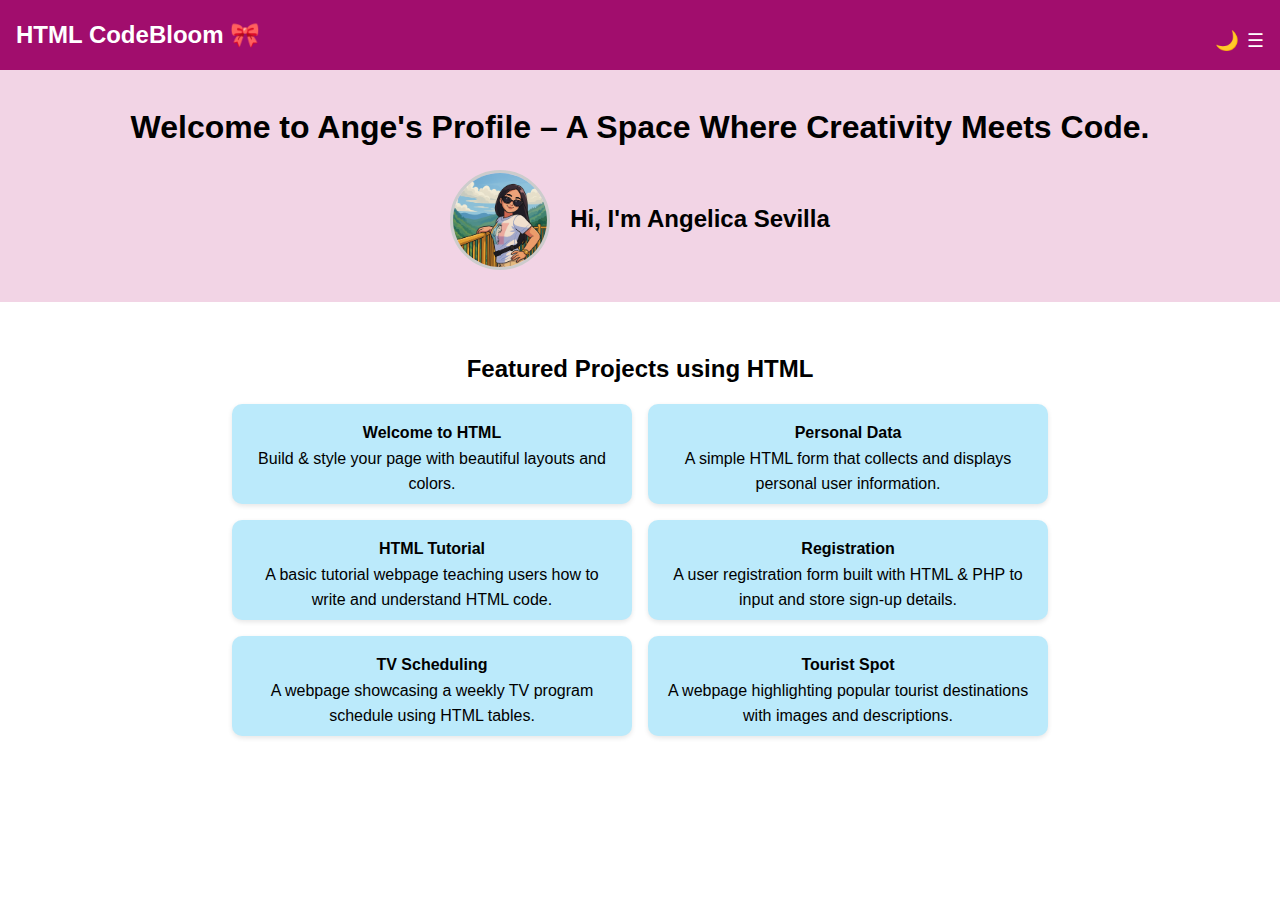
<file: index.html>
<?php
// pwede ka dito maglagay ng PHP logic kung gusto mo in the future
// e.g. session_start(); o mga variables for user data
?>
<!DOCTYPE html>
<html lang="en">
<head>
  <meta charset="UTF-8">
  <title>Personal Web</title>
  <link rel="stylesheet" href="styles.css">
  <meta name="viewport" content="width=device-width, initial-scale=1.0">
</head>
<body>
  <!-- Header & Navbar -->
  <header>
    <nav class="navbar">
      <div class="logo">HTML CodeBloom 🎀</div>
      <div class="nav-actions">
        <button id="modeToggle" aria-label="Toggle Dark Mode">🌙</button>
        <button id="menuToggle" aria-label="Toggle Menu">☰</button>
      </div>
    </nav>
  </header>

  <!-- Hero Section -->
  <section class="hero">
    <h1>Welcome to Ange's Profile – A Space Where Creativity Meets Code.</h1>
    
    <div class="profile-intro">
      <img src="profile.PNG" alt="Angelica Sevilla" class="profile-pic">
      <h2>Hi, I'm <span class="highlight">Angelica Sevilla</span></h2>
    </div>
  </section>

  <!-- Featured Projects -->
  <section class="featured">
    <h2>Featured Projects using HTML</h2>
    <div class="tutorials">
      <a href="welcometohtml.php" class="tutorial-card">
        <h4>Welcome to HTML</h4>
        <p>Build & style your page with beautiful layouts and colors.</p>
      </a>

      <a href="personaldata.php" class="tutorial-card">
        <h4>Personal Data</h4>
        <p>A simple HTML form that collects and displays personal user information.</p>
      </a>

      <a href="htmltutorial.php" class="tutorial-card">
        <h4>HTML Tutorial</h4>
        <p>A basic tutorial webpage teaching users how to write and understand HTML code.</p>
      </a>

      <a href="registration.php" class="tutorial-card">
        <h4>Registration</h4>
        <p>A user registration form built with HTML & PHP to input and store sign-up details.</p>
      </a>

      <a href="tvscheduling.php" class="tutorial-card">
        <h4>TV Scheduling</h4>
        <p>A webpage showcasing a weekly TV program schedule using HTML tables.</p>
      </a>

      <a href="touristspot.php" class="tutorial-card">
        <h4>Tourist Spot</h4>
        <p>A webpage highlighting popular tourist destinations with images and descriptions.</p>
      </a>
    </div>
  </section>

  <!-- Scripts -->
  <script src="app.js"></script>
</body>
</html>
</file>
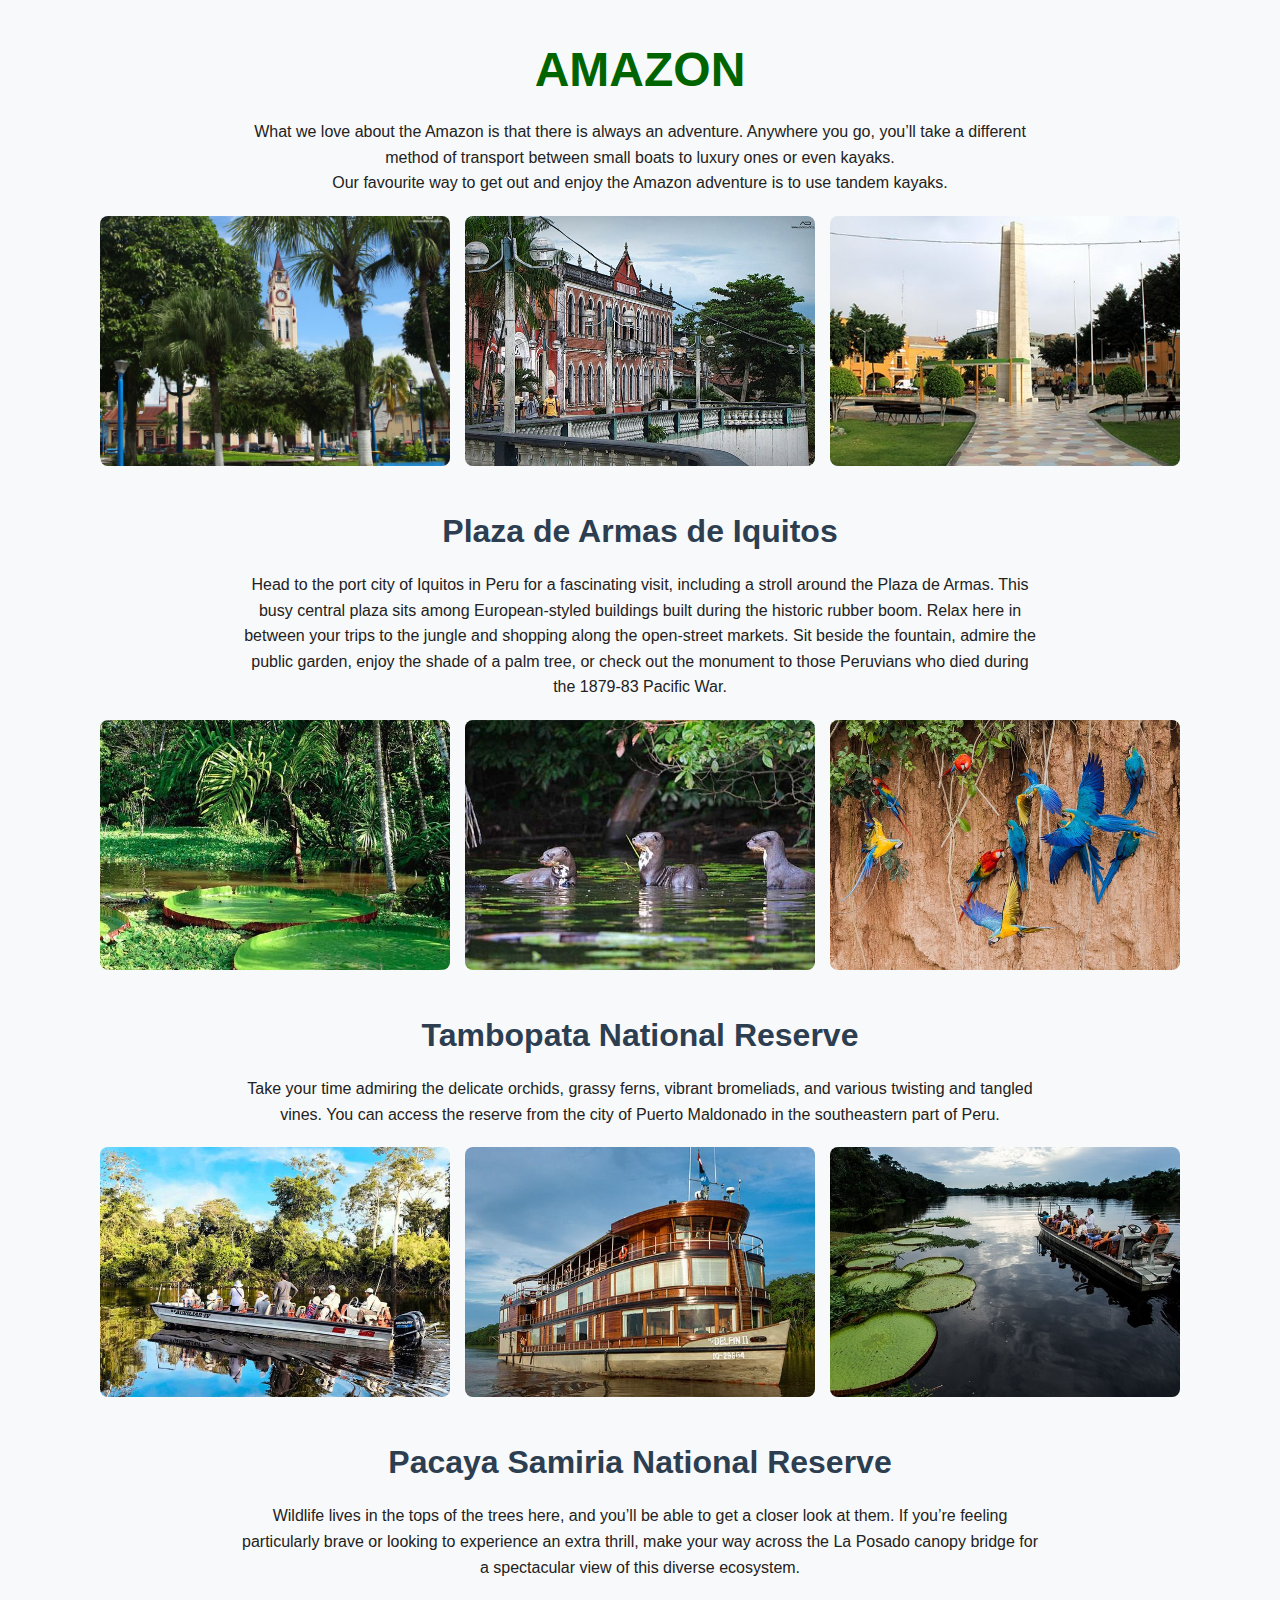
<file: AMAZON_AMERICA.html>
<!DOCTYPE html>
<html lang="en">
<head>
  <meta charset="UTF-8">
  <title>Amazon America</title>
  <meta name="viewport" content="width=device-width, initial-scale=1.0">
  <style>
    body {
      font-family: Arial, sans-serif;
      line-height: 1.6;
      text-align: center;
      margin: 20px;
      background: #f8f9fa;
      color: #222;
    }

    h1 {
      font-size: 3rem;
      margin-bottom: 10px;
      color: #006400;
    }

    h2 {
      font-size: 2rem;
      margin: 30px 0 15px;
      color: #2c3e50;
    }

    p {
      max-width: 800px;
      margin: 0 auto 20px;
    }

    .gallery {
      display: flex;
      justify-content: center;
      gap: 15px;
      flex-wrap: wrap;
      margin-bottom: 40px;
    }

    .gallery img {
      border-radius: 8px;
      width: 350px;
      height: 250px;
      object-fit: cover;
      transition: transform 0.3s;
    }

    .gallery img:hover {
      transform: scale(1.05);
    }
  </style>
</head>
<body>

  <h1>AMAZON</h1>

  <p>
    What we love about the Amazon is that there is always an adventure. Anywhere you go, you’ll take a different method of transport between small boats to luxury ones or even kayaks. 
    <br>Our favourite way to get out and enjoy the Amazon adventure is to use tandem kayaks.
  </p>

  <div class="gallery">
    <img src="ama1.jpg" alt="Amazon River Adventure 1">
    <img src="ama2.jpg" alt="Amazon River Adventure 2">
    <img src="ama3.jpg" alt="Amazon River Adventure 3">
  </div>

  <h2>Plaza de Armas de Iquitos</h2>
  <p>
    Head to the port city of Iquitos in Peru for a fascinating visit, including a stroll around the Plaza de Armas. This busy central plaza sits among European-styled buildings built during the historic rubber boom. Relax here in between your trips to the jungle and shopping along the open-street markets. Sit beside the fountain, admire the public garden, enjoy the shade of a palm tree, or check out the monument to those Peruvians who died during the 1879-83 Pacific War.
  </p>

  <div class="gallery">
    <img src="amazo1.jpg" alt="Plaza de Armas Iquitos 1">
    <img src="amazo2.jpg" alt="Plaza de Armas Iquitos 2">
    <img src="amazo3.jpg" alt="Plaza de Armas Iquitos 3">
  </div>

  <h2>Tambopata National Reserve</h2>
  <p>
    Take your time admiring the delicate orchids, grassy ferns, vibrant bromeliads, and various twisting and tangled vines. You can access the reserve from the city of Puerto Maldonado in the southeastern part of Peru.
  </p>

  <div class="gallery">
    <img src="amaz1.jpg" alt="Tambopata National Reserve 1">
    <img src="amaz2.jpg" alt="Tambopata National Reserve 2">
    <img src="amaz3.jpg" alt="Tambopata National Reserve 3">
  </div>

  <h2>Pacaya Samiria National Reserve</h2>
  <p>
    Wildlife lives in the tops of the trees here, and you’ll be able to get a closer look at them. If you’re feeling particularly brave or looking to experience an extra thrill, make your way across the La Posado canopy bridge for a spectacular view of this diverse ecosystem.
  </p>

</body>
</html>
</file>
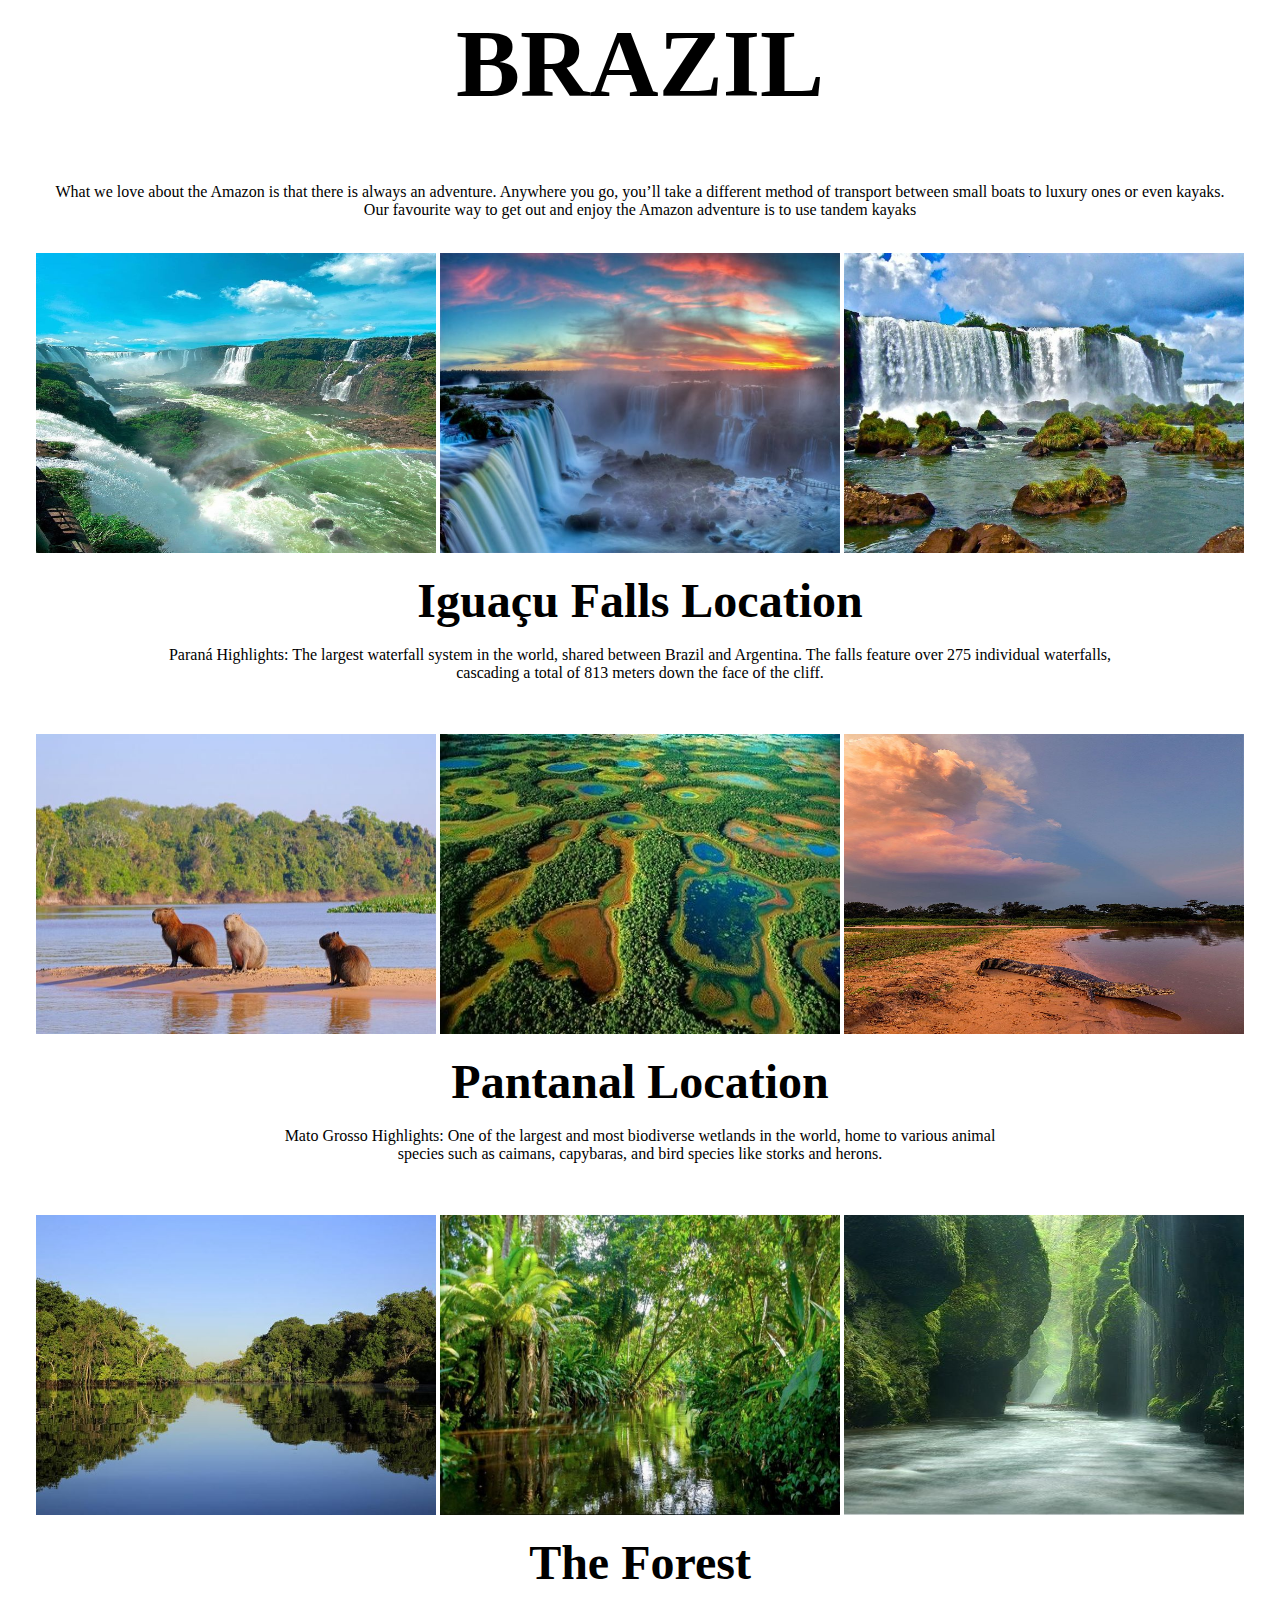
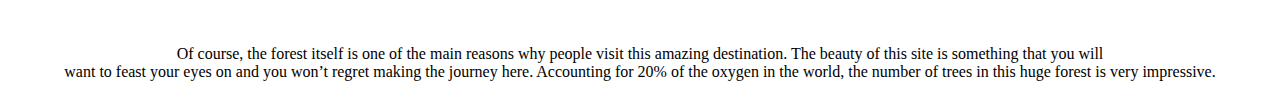
<file: BRAZIL_AMERICA.html>
<Doctype!. html>
<html>
	<head>
		<title>BRAZIL AMERICA</title>
	</head>


	<body>
		
		<center>
 	<font size="60"><h1>BRAZIL</h1></font>

 	
 		<p>What we love about the Amazon is that there is always an adventure. Anywhere you go, you’ll take a different method of transport between small boats to luxury ones or even kayaks. 
 			<br>Our favourite way to get out and enjoy the Amazon adventure is to use tandem kayaks</p>
 	
 		<br>
 		<img src="falls1.jpg" target="_blank" width="400" height="300">
 		<img src="falls2.jpg" target="_blank" width="400" height="300">
 		<img src="falls3.jpg" target="_blank" width="400" height="300">
 	
	<p><b><font size="50">Iguaçu Falls Location</font></b><br><br>
 		 Paraná Highlights: The largest waterfall system in the world, shared between Brazil and Argentina. The falls feature over 275 individual waterfalls, 
 		 <br>cascading a total of 813 meters down the face of the cliff.
  </p>
 		<br><br>

 		
 		<img src="WET1.jpg" target="_blank" width="400" height="300">
 		<img src="WET2.jpg" target="_blank" width="400" height="300">
 		<img src="WET3.jpg" target="_blank" width="400" height="300">
 	<p><b><font size="50">Pantanal Location</font></b><br><br>
 		Mato Grosso Highlights: One of the largest and most biodiverse wetlands in the world, home to various animal 
 		<br>species such as caimans, capybaras, and bird species like storks and herons.
 	</p>
 		<br><br>
 		
 		<img src="forest1.jpg" target="_blank" width="400" height="300">
 		<img src="forest2.jpg" target="_blank" width="400" height="300">
 		<img src="forest3.jpg" target="_blank" width="400" height="300">

 	<p><b><font size="50">The Forest</b><br><br></font>
 		Of course, the forest itself is one of the main reasons why people visit this amazing destination. The beauty of this site is something that you will 
 		<br>want to feast your eyes on and you won’t regret making the journey here. Accounting for 20% of the oxygen in the world, the number of trees in this huge forest is very impressive.
</p>


	</center>

	</body>
</html>
</file>
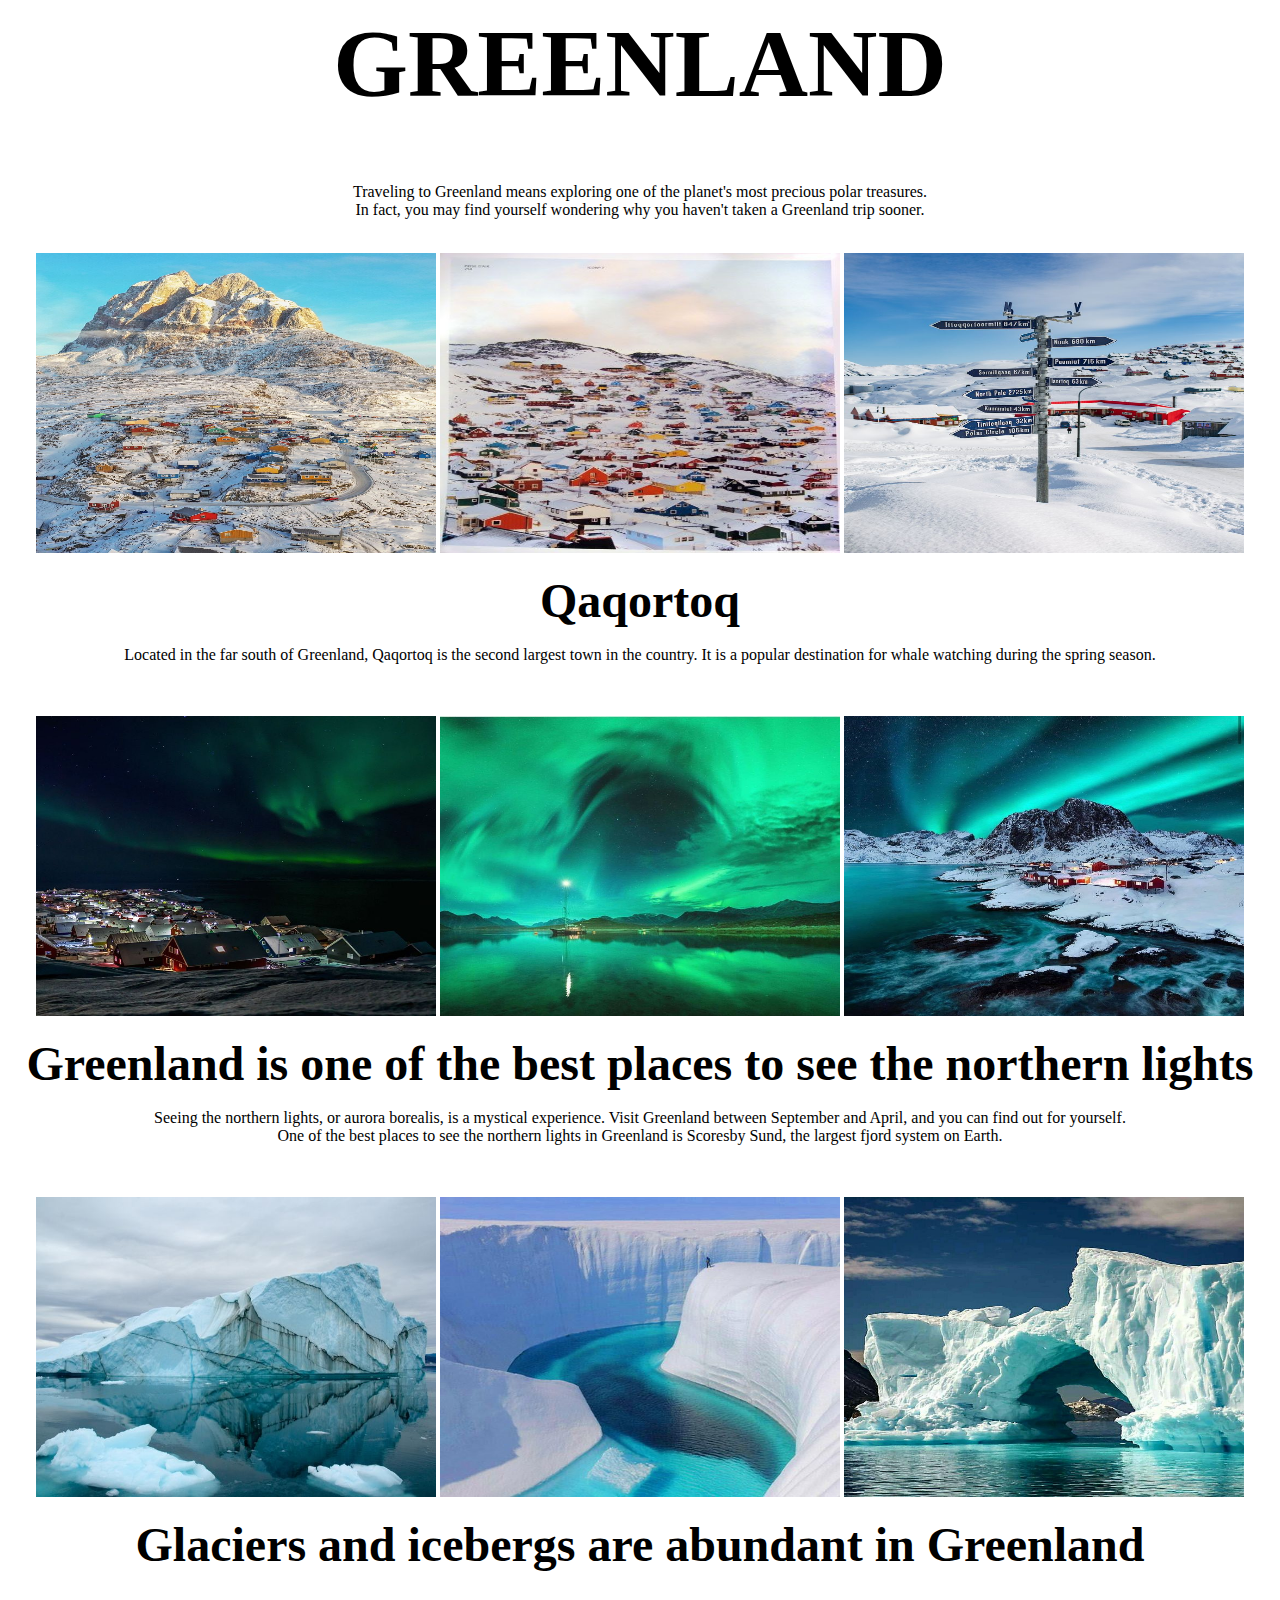
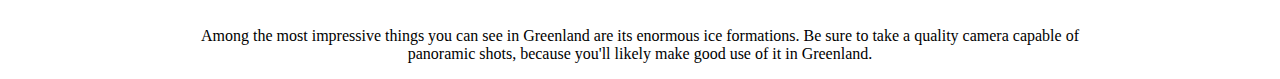
<file: GREENLAND_AMERICA.html>
<Doctype!. html>
<html>
	<head>
		<title>GREENLAND AMERICA</title>
	</head>


	<body>
		
		<center>
 	<font size="60"><h1>GREENLAND</h1></font>

 	
 		<p>Traveling to Greenland means exploring one of the planet's most precious polar treasures. 
 			<br>In fact, you may find yourself wondering why you haven't taken a Greenland trip sooner. </p>
 	
 		<br>
 		<img src="GREEN1.jpg" target="_blank" width="400" height="300">
 		<img src="GREEN2.jpg" target="_blank" width="400" height="300">
 		<img src="GREEN3.jpg" target="_blank" width="400" height="300">
 	
	<p><b><font size="50">Qaqortoq</font></b><br><br>
 		Located in the far south of Greenland, Qaqortoq is the second largest town in the country. It is a popular destination for whale watching during the spring season.
  </p>
 		<br><br>

 		
 		<img src="lights1.jpg" target="_blank" width="400" height="300">
 		<img src="lights2.jpg" target="_blank" width="400" height="300">
 		<img src="lights3.jpg" target="_blank" width="400" height="300">
 	<p><b><font size="50">Greenland is one of the best places to see the northern lights</font></b><br><br>
 		Seeing the northern lights, or aurora borealis, is a mystical experience. Visit Greenland between September and April, and you can find out for yourself. 
 		<br>One of the best places to see the northern lights in Greenland is Scoresby Sund, the largest fjord system on Earth.
 	</p>
 		<br><br>
 		
 		<img src="ice1.jpg" target="_blank" width="400" height="300">
 		<img src="ice2.jpg" target="_blank" width="400" height="300">
 		<img src="ice3.jpg" target="_blank" width="400" height="300">

 	<p><b><font size="50">Glaciers and icebergs are abundant in Greenland</b><br><br></font>
 	Among the most impressive things you can see in Greenland are its enormous ice formations. Be sure to take a quality camera capable of 
 	<br>panoramic shots, because you'll likely make good use of it in Greenland.
</p>


	</center>
	


	</body>
</html>
</file>
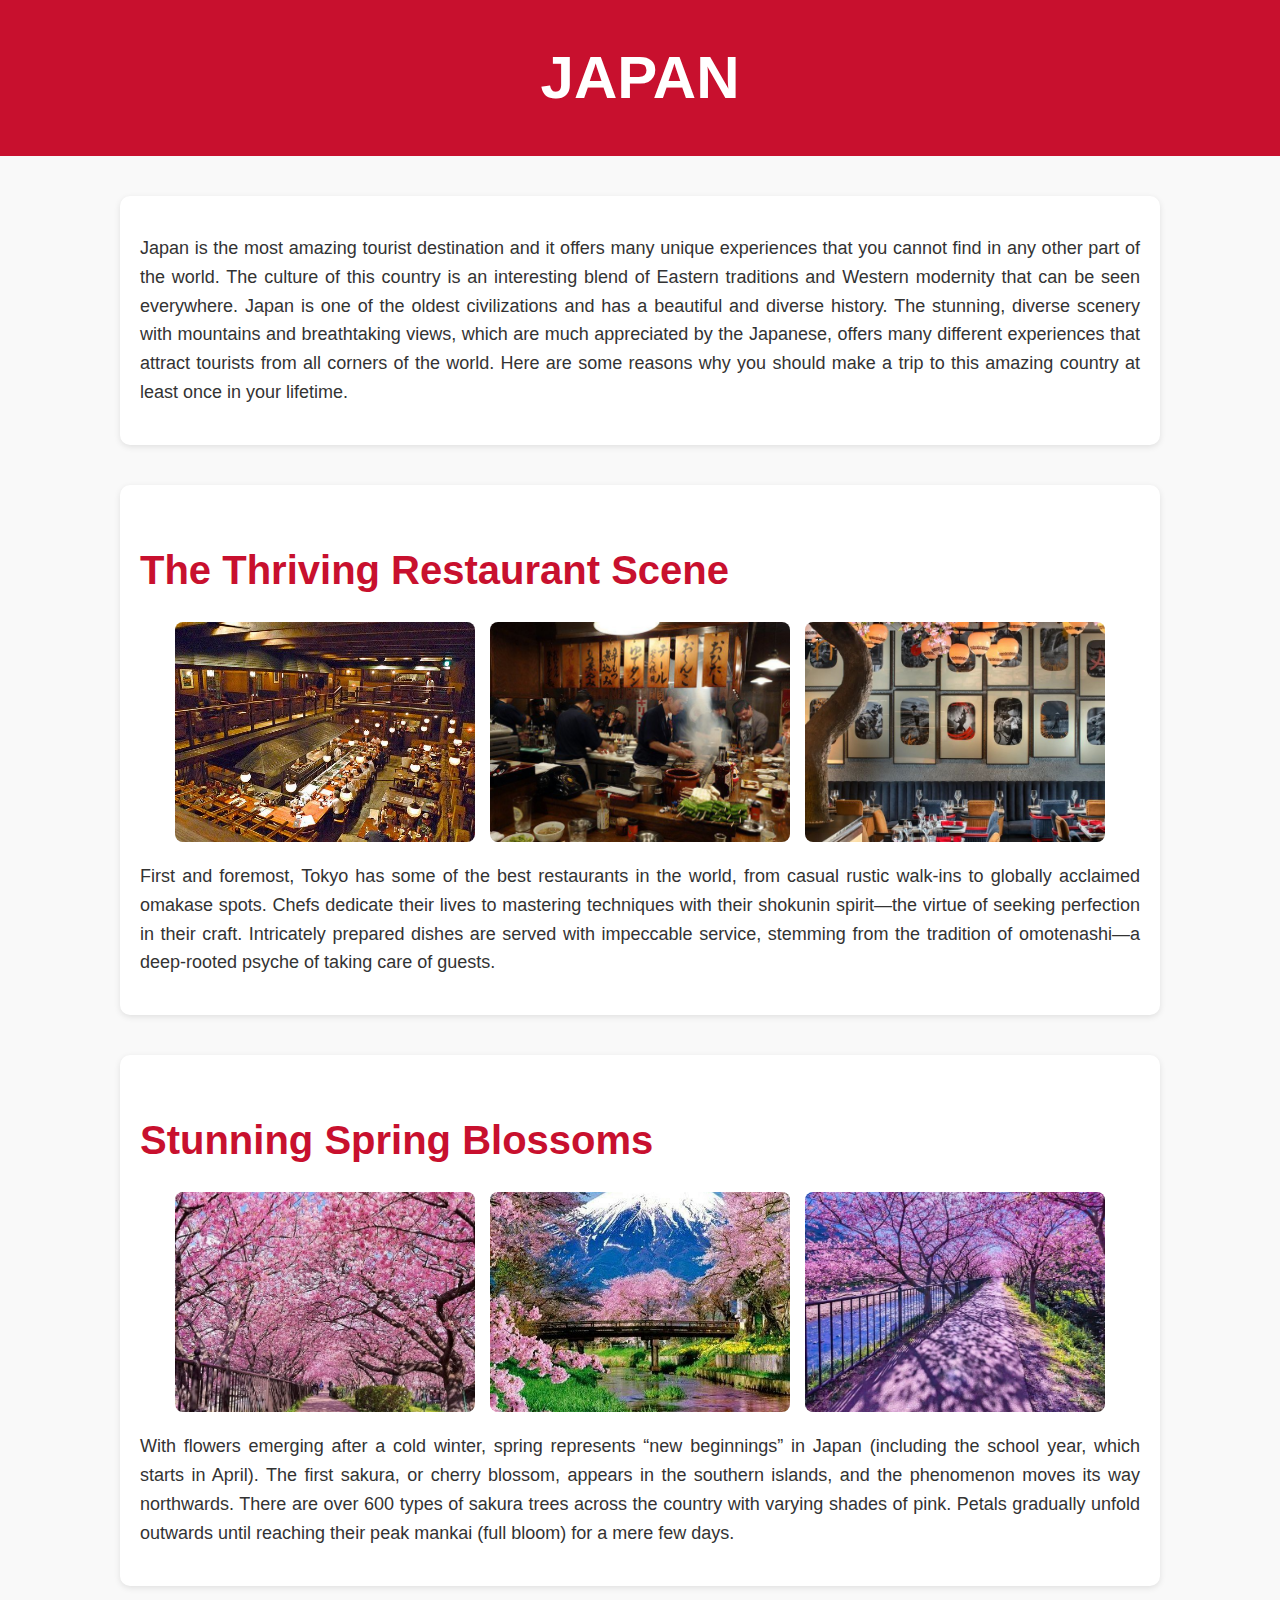
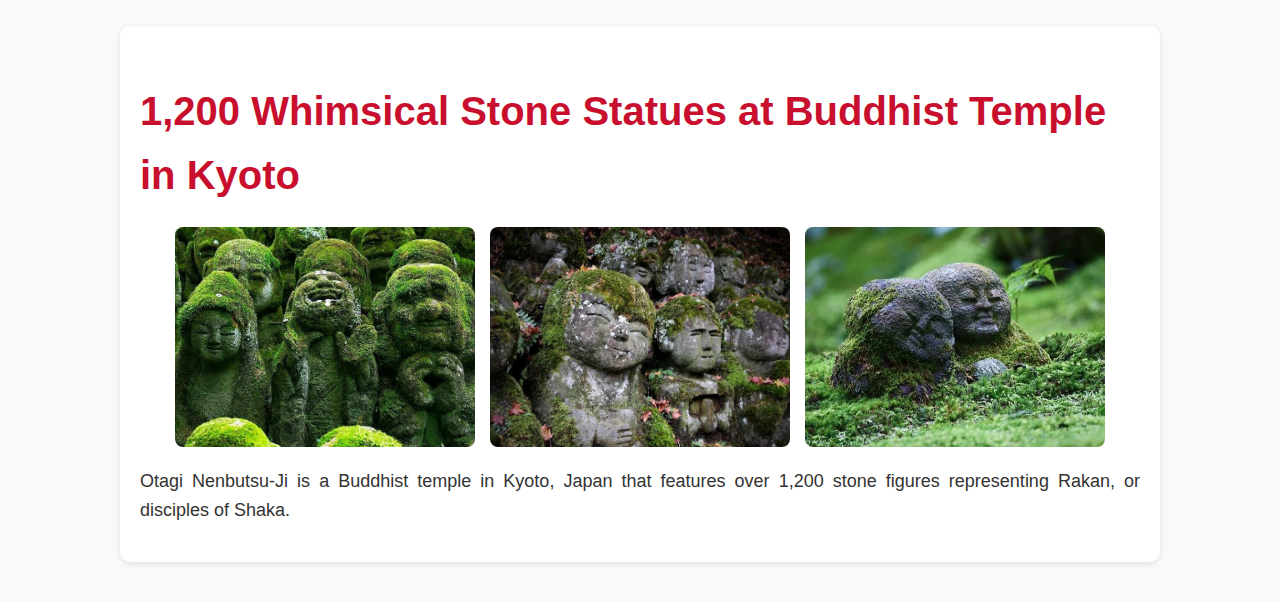
<file: JAPAN_ASIA.html>
<!DOCTYPE html>
<html lang="en">
<head>
  <meta charset="UTF-8">
  <title>Japan Homepage</title>
  <style>
    body {
      font-family: Arial, sans-serif;
      line-height: 1.6;
      margin: 0;
      padding: 0;
      background: #f9f9f9;
      color: #333;
    }
    header {
      background: #c8102e;
      color: white;
      text-align: center;
      padding: 30px 20px;
    }
    header h1 {
      font-size: 60px;
      margin: 0;
    }
    section {
      max-width: 1000px;
      margin: 40px auto;
      padding: 20px;
      background: white;
      border-radius: 10px;
      box-shadow: 0 2px 6px rgba(0,0,0,0.1);
    }
    section h2 {
      font-size: 40px;
      color: #c8102e;
      margin-bottom: 20px;
    }
    section p {
      font-size: 18px;
      text-align: justify;
    }
    .image-gallery {
      display: flex;
      justify-content: center;
      flex-wrap: wrap;
      gap: 15px;
      margin: 20px 0;
    }
    .image-gallery img {
      width: 300px;
      height: 220px;
      object-fit: cover;
      border-radius: 8px;
      transition: transform 0.3s ease;
    }
    .image-gallery img:hover {
      transform: scale(1.05);
    }
  </style>
</head>
<body>

  <header>
    <h1>JAPAN</h1>
  </header>

  <section>
    <p>
      Japan is the most amazing tourist destination and it offers many unique experiences that you cannot find in any other part of the world. 
      The culture of this country is an interesting blend of Eastern traditions and Western modernity that can be seen everywhere.
      Japan is one of the oldest civilizations and has a beautiful and diverse history. The stunning, diverse scenery with mountains and breathtaking views, 
      which are much appreciated by the Japanese, offers many different experiences that attract tourists from all corners of the world. 
      Here are some reasons why you should make a trip to this amazing country at least once in your lifetime.
    </p>
  </section>

  <section>
    <h2>The Thriving Restaurant Scene</h2>
    <div class="image-gallery">
      <img src="resto.jpg" alt="Japanese Restaurant">
      <img src="resto1.jpg" alt="Japanese Dining">
      <img src="resto2.jpg" alt="Traditional Japanese Food">
    </div>
    <p>
      First and foremost, Tokyo has some of the best restaurants in the world, from casual rustic walk-ins to globally acclaimed omakase spots. 
      Chefs dedicate their lives to mastering techniques with their shokunin spirit—the virtue of seeking perfection in their craft. 
      Intricately prepared dishes are served with impeccable service, stemming from the tradition of omotenashi—a deep-rooted psyche of taking care of guests.
    </p>
  </section>

  <section>
    <h2>Stunning Spring Blossoms</h2>
    <div class="image-gallery">
      <img src="spring.jpg" alt="Cherry Blossoms in Japan">
      <img src="spring2.jpg" alt="Sakura Trees">
      <img src="spring3.jpg" alt="Springtime in Japan">
    </div>
    <p>
      With flowers emerging after a cold winter, spring represents “new beginnings” in Japan (including the school year, which starts in April). 
      The first sakura, or cherry blossom, appears in the southern islands, and the phenomenon moves its way northwards. 
      There are over 600 types of sakura trees across the country with varying shades of pink. Petals gradually unfold outwards until reaching their peak mankai (full bloom) for a mere few days.
    </p>
  </section>

  <section>
    <h2>1,200 Whimsical Stone Statues at Buddhist Temple in Kyoto</h2>
    <div class="image-gallery">
      <img src="statue1.jpg" alt="Kyoto Buddhist Statue">
      <img src="statue2.jpg" alt="Stone Figures in Kyoto">
      <img src="statue3.jpg" alt="Temple Statues in Japan">
    </div>
    <p>
      Otagi Nenbutsu-Ji is a Buddhist temple in Kyoto, Japan that features over 1,200 stone figures representing Rakan, or disciples of Shaka.
    </p>
  </section>

</body>
</html>
</file>
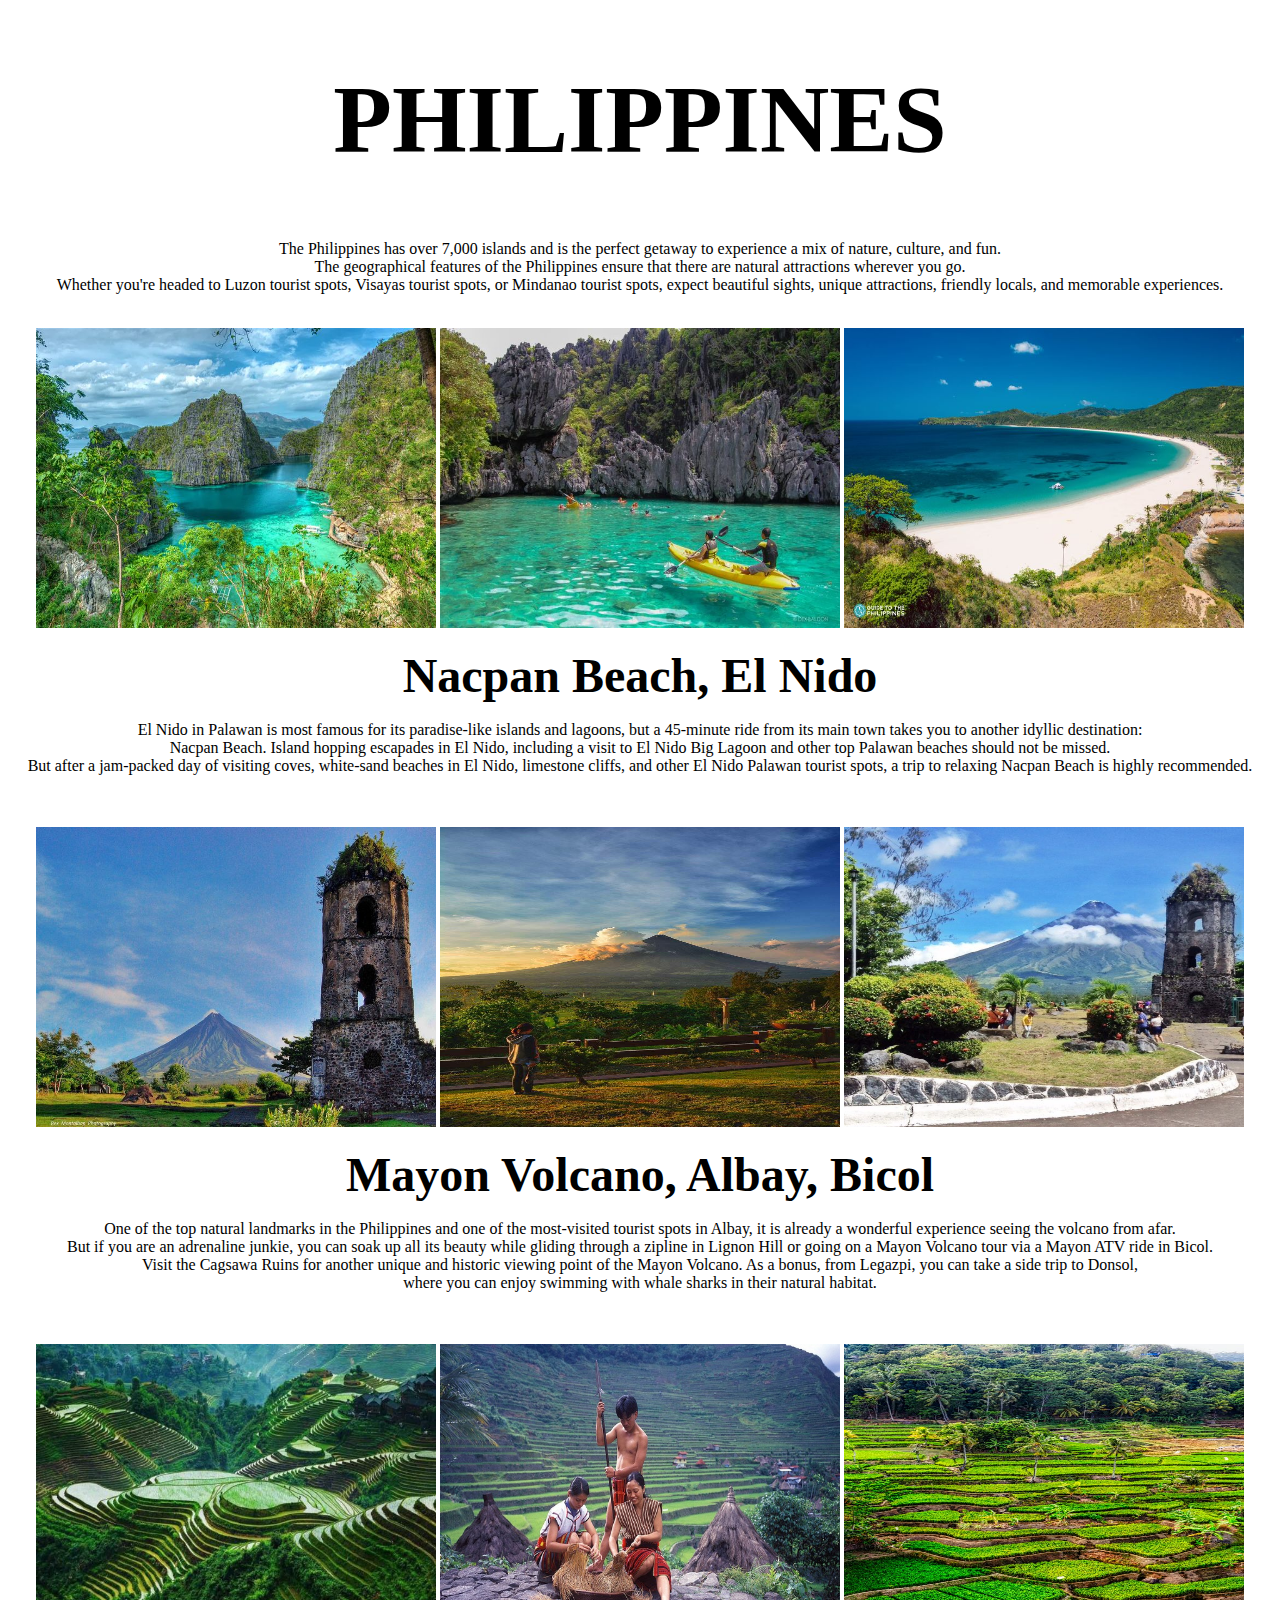
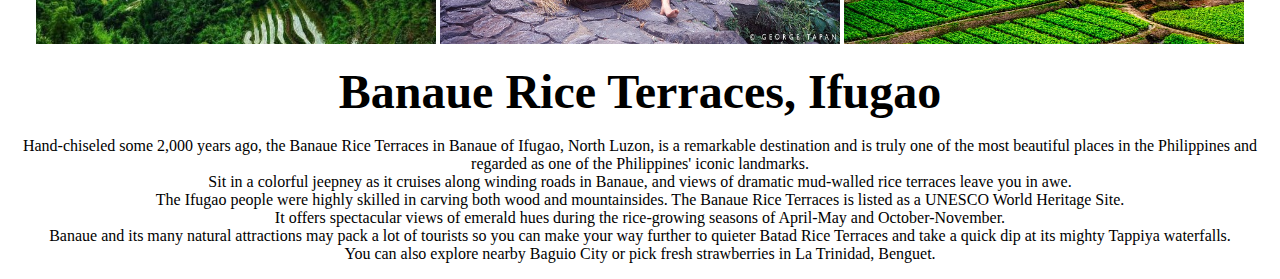
<file: PHILLIPINES_ASIA.html>
<!DOCTYPE html>
<html>
<head>
    <title>PHILIPPINES ASIA</title>
</head>
<body>
    <center>
        <font size="60"><h1>PHILIPPINES</h1></font>

        <p>The Philippines has over 7,000 islands and is the perfect getaway to experience a mix of nature, culture, and fun. 
        <br>The geographical features of the Philippines ensure that there are natural attractions wherever you go.
        <br>Whether you're headed to Luzon tourist spots, Visayas tourist spots, or Mindanao tourist spots, expect beautiful sights, unique attractions, friendly locals, and memorable experiences.</p>
        
        <br>
        <img src="PALAWAN1.jpg" width="400" height="300">
        <img src="PALAWAN2.jpg" width="400" height="300">
        <img src="PALAWAN3.jpg" width="400" height="300">

        <p><b><font size="50">Nacpan Beach, El Nido</font></b><br><br>
        El Nido in Palawan is most famous for its paradise-like islands and lagoons, but a 45-minute ride from its main town takes you to another idyllic destination:
        <br>Nacpan Beach. Island hopping escapades in El Nido, including a visit to El Nido Big Lagoon and other top Palawan beaches should not be missed. 
        <br>But after a jam-packed day of visiting coves, white-sand beaches in El Nido, limestone cliffs, and other El Nido Palawan tourist spots, a trip to relaxing Nacpan Beach is highly recommended.</p>

        <br><br>
        <img src="MAYON1.jpg" width="400" height="300">
        <img src="MAYON2.jpg" width="400" height="300">
        <img src="MAYON3.jpg" width="400" height="300">

        <p><b><font size="50">Mayon Volcano, Albay, Bicol</font></b><br><br>
        One of the top natural landmarks in the Philippines and one of the most-visited tourist spots in Albay, it is already a wonderful experience seeing the volcano from afar. 
        <br>But if you are an adrenaline junkie, you can soak up all its beauty while gliding through a zipline in Lignon Hill or going on a Mayon Volcano tour via a Mayon ATV ride in Bicol. 
        <br>Visit the Cagsawa Ruins for another unique and historic viewing point of the Mayon Volcano. As a bonus, from Legazpi, you can take a side trip to Donsol, 
        <br>where you can enjoy swimming with whale sharks in their natural habitat.</p>

        <br><br>
        <img src="RICE1.jpg" width="400" height="300">
        <img src="RICE2.jpg" width="400" height="300">
        <img src="RICE3.jpg" width="400" height="300">

        <p><b><font size="50">Banaue Rice Terraces, Ifugao</font></b><br><br>
        Hand-chiseled some 2,000 years ago, the Banaue Rice Terraces in Banaue of Ifugao, North Luzon, is a remarkable destination and is truly one of the most beautiful places in the Philippines and regarded as one of the Philippines' iconic landmarks. 
        <br>Sit in a colorful jeepney as it cruises along winding roads in Banaue, and views of dramatic mud-walled rice terraces leave you in awe. 
        <br>The Ifugao people were highly skilled in carving both wood and mountainsides. The Banaue Rice Terraces is listed as a UNESCO World Heritage Site. 
        <br>It offers spectacular views of emerald hues during the rice-growing seasons of April-May and October-November. 
        <br>Banaue and its many natural attractions may pack a lot of tourists so you can make your way further to quieter Batad Rice Terraces and take a quick dip at its mighty Tappiya waterfalls. 
        <br>You can also explore nearby Baguio City or pick fresh strawberries in La Trinidad, Benguet.</p>
    </center>
</body>
</html>
</file>
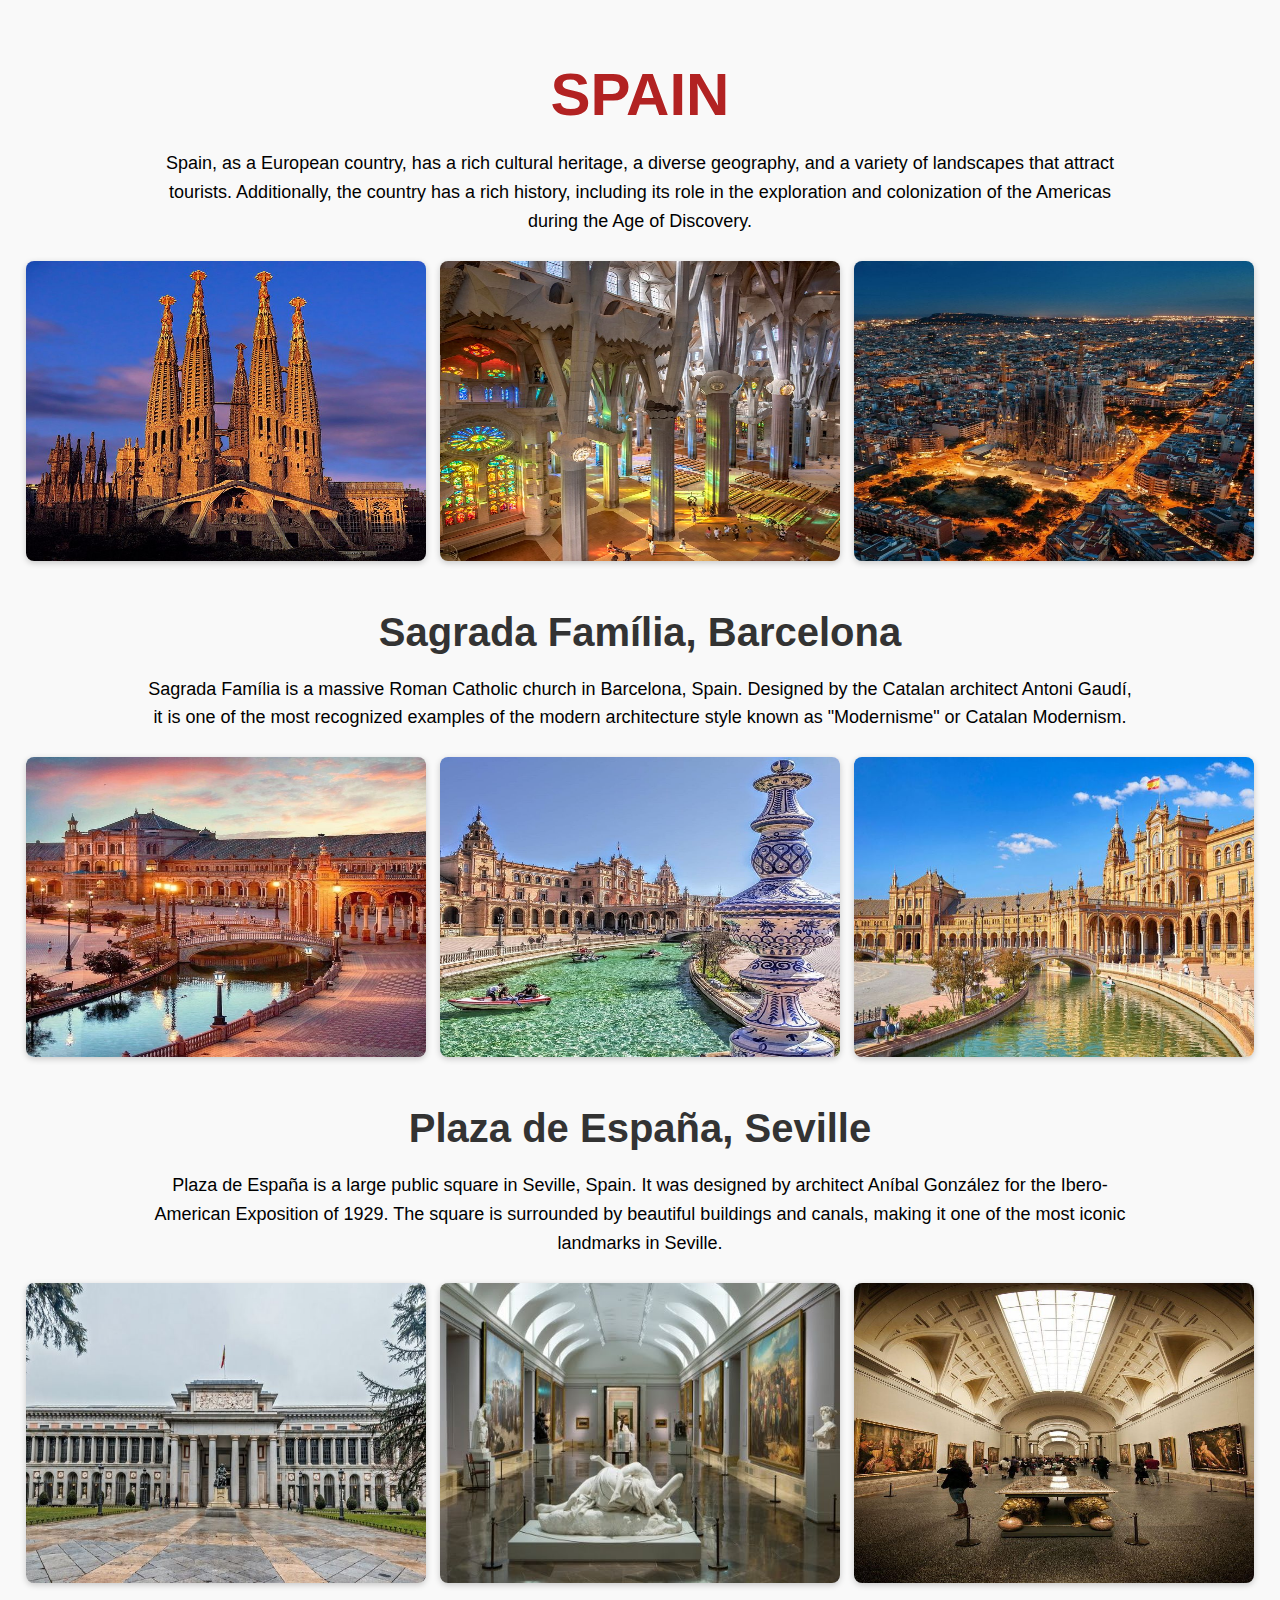
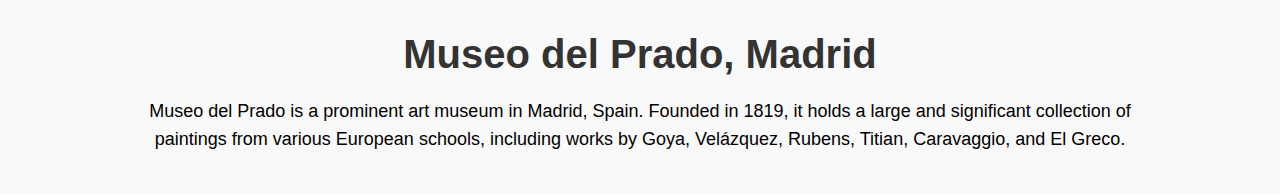
<file: SPAIN_EUROPE.html>
<?php
// spain.php
?>
<!DOCTYPE html>
<html>
<head>
    <meta charset="UTF-8">
    <title>SPAIN EUROPE</title>
    <style>
        body {
            font-family: Arial, sans-serif;
            text-align: center;
            background-color: #f9f9f9;
            margin: 0;
            padding: 20px;
        }
        h1 {
            font-size: 60px;
            margin-bottom: 20px;
            color: #b22222;
        }
        p {
            font-size: 18px;
            line-height: 1.6;
            margin: 20px auto;
            width: 80%;
        }
        .place-title {
            font-size: 40px;
            font-weight: bold;
            margin-top: 40px;
            color: #333;
        }
        .gallery {
            margin: 20px 0;
        }
        .gallery img {
            width: 400px;
            height: 300px;
            margin: 5px;
            border-radius: 8px;
            box-shadow: 0 2px 6px rgba(0,0,0,0.2);
        }
    </style>
</head>

<body>

    <h1>SPAIN</h1>

    <p>
        Spain, as a European country, has a rich cultural heritage, a diverse geography, 
        and a variety of landscapes that attract tourists. Additionally, the country has a 
        rich history, including its role in the exploration and colonization of the Americas 
        during the Age of Discovery.
    </p>

    <div class="gallery">
        <img src="sagrada1.jpg" alt="Sagrada Família 1">
        <img src="sagrada2.jpg" alt="Sagrada Família 2">
        <img src="sagrada3.jpg" alt="Sagrada Família 3">
    </div>

    <div class="place-title">Sagrada Família, Barcelona</div>
    <p>
        Sagrada Família is a massive Roman Catholic church in Barcelona, Spain. 
        Designed by the Catalan architect Antoni Gaudí, it is one of the most recognized 
        examples of the modern architecture style known as "Modernisme" or Catalan Modernism.
    </p>

    <div class="gallery">
        <img src="plaza1.jpg" alt="Plaza de España 1">
        <img src="plaza2.jpg" alt="Plaza de España 2">
        <img src="plaza3.jpg" alt="Plaza de España 3">
    </div>

    <div class="place-title">Plaza de España, Seville</div>
    <p>
        Plaza de España is a large public square in Seville, Spain. It was designed by architect 
        Aníbal González for the Ibero-American Exposition of 1929. The square is surrounded by 
        beautiful buildings and canals, making it one of the most iconic landmarks in Seville.
    </p>

    <div class="gallery">
        <img src="museo1.jpg" alt="Museo del Prado 1">
        <img src="museo2.jpg" alt="Museo del Prado 2">
        <img src="museo3.jpg" alt="Museo del Prado 3">
    </div>

    <div class="place-title">Museo del Prado, Madrid</div>
    <p>
        Museo del Prado is a prominent art museum in Madrid, Spain. Founded in 1819, it holds a 
        large and significant collection of paintings from various European schools, including 
        works by Goya, Velázquez, Rubens, Titian, Caravaggio, and El Greco.
    </p>

</body>
</html>
</file>
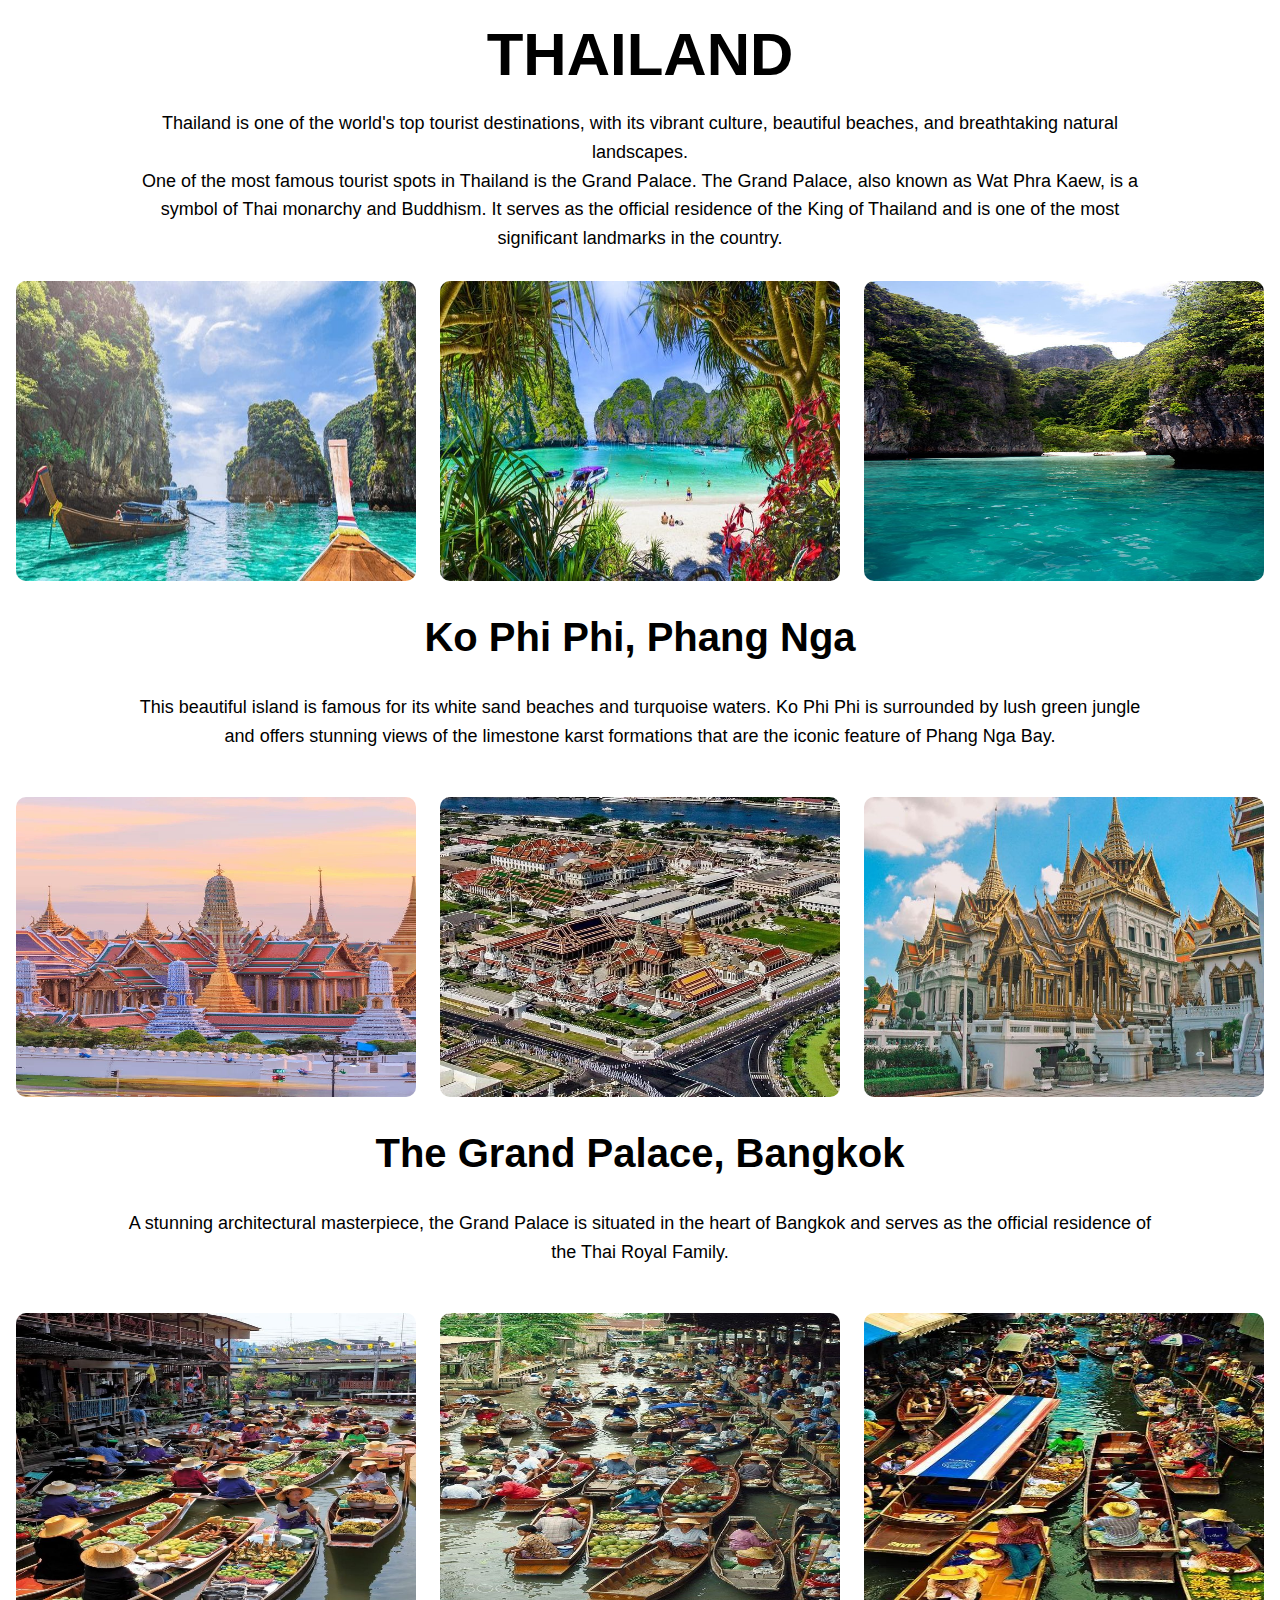
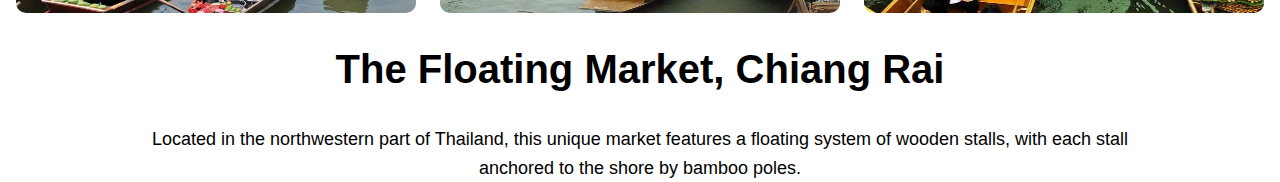
<file: THAILAND_ASIA.html>
<!DOCTYPE html>
<html>
<head>
    <title>THAILAND ASIA</title>
    <style>
        body {
            font-family: Arial, sans-serif;
            text-align: center;
            margin: 0;
            padding: 0;
        }
        h1 {
            font-size: 60px;
            margin: 20px 0;
        }
        h2 {
            font-size: 40px;
            margin-top: 20px;
        }
        p {
            font-size: 18px;
            width: 80%;
            margin: auto;
            line-height: 1.6;
        }
        img {
            margin: 10px;
            border-radius: 10px;
        }
    </style>
</head>
<body>

    <h1>THAILAND</h1>

    <p>Thailand is one of the world's top tourist destinations, with its vibrant culture, beautiful beaches, and breathtaking natural landscapes. 
    <br>One of the most famous tourist spots in Thailand is the Grand Palace. The Grand Palace, also known as Wat Phra Kaew, is a 
    <br>symbol of Thai monarchy and Buddhism. It serves as the official residence of the King of Thailand and is one of the most significant landmarks in the country.</p>

    <br>
    <a href="thai1.jpg" target="_blank"><img src="thai1.jpg" width="400" height="300"></a>
    <a href="thai2.jpg" target="_blank"><img src="thai2.jpg" width="400" height="300"></a>
    <a href="thai3.jpg" target="_blank"><img src="thai3.jpg" width="400" height="300"></a>

    <h2>Ko Phi Phi, Phang Nga</h2>
    <p>This beautiful island is famous for its white sand beaches and turquoise waters. Ko Phi Phi is surrounded by lush green jungle and offers stunning views of the 
    limestone karst formations that are the iconic feature of Phang Nga Bay.</p>

    <br><br>
    <a href="PALACE1.jpg" target="_blank"><img src="PALACE1.jpg" width="400" height="300"></a>
    <a href="PALACE2.jpg" target="_blank"><img src="PALACE2.jpg" width="400" height="300"></a>
    <a href="PALACE3.jpg" target="_blank"><img src="PALACE3.jpg" width="400" height="300"></a>

    <h2>The Grand Palace, Bangkok</h2>
    <p>A stunning architectural masterpiece, the Grand Palace is situated in the heart of Bangkok and serves as the official residence of the Thai Royal Family.</p>

    <br><br>
    <a href="FLOAT1.jpg" target="_blank"><img src="FLOAT1.jpg" width="400" height="300"></a>
    <a href="FLOAT2.jpg" target="_blank"><img src="FLOAT2.jpg" width="400" height="300"></a>
    <a href="FLOAT3.jpg" target="_blank"><img src="FLOAT3.jpg" width="400" height="300"></a>

    <h2>The Floating Market, Chiang Rai</h2>
    <p>Located in the northwestern part of Thailand, this unique market features a floating system of wooden stalls, 
    with each stall anchored to the shore by bamboo poles.</p>

</body>
</html>
</file>
<file: styles.css>
* {
  margin: 0;
  padding: 0;
  box-sizing: border-box;
}

body {
  font-family: Arial, sans-serif;
  line-height: 1.6;
}

header {
  background: #a10d6d;
  color: #fff;
  padding: 1rem;
}

.navbar {
  display: flex;
  justify-content: space-between;
  align-items: center;
  flex-wrap: wrap;
}

.logo {
  font-size: 1.5rem;
  font-weight: bold;
}

.nav-links a {
  color: white;
  margin-left: 1rem;
  text-decoration: none;
}

.hero {
  text-align: center;
  padding: 2rem;
  background: hsl(325, 53%, 89%);
}

.hero h1 {
  margin-bottom: 1rem;
}

.buttons button {
  margin: 0.5rem;
  padding: 0.75rem 1.5rem;
  border: none;
  background: #d551a7;
  color: white;
  cursor: pointer;
  border-radius: 5px;
}

.subjects {
  background: #f5f5f5;
  overflow-x: auto;
}

.subjects ul {
  display: flex;
  list-style: none;
  padding: 1rem;
  gap: 1rem;
  justify-content: center;
  flex-wrap: wrap;
}

.subjects li {
  cursor: pointer;
}

.subjects .active {
  font-weight: bold;
  color: #1976d2;
}

.topics {
  display: flex;
  justify-content: space-around;
  flex-wrap: wrap;
  padding: 2rem;
  background: #fafafa;
}

.topic-column {
  margin: 1rem;
}

.featured {
  padding: 3rem;
  background: #fff;
  text-align: center;
}

.tutorials {
  display: flex;
  justify-content: center;
  gap: 1rem;
  flex-wrap: wrap;
  margin-top: 1rem;
}

.tutorial-card {
  background: #bbeafb;
  padding: 1rem;
  border-radius: 10px;
  width: 400px;
  box-shadow: 0 2px 5px rgba(0, 0, 0, 0.1);
  height: 1200px;
  border: none;
  text-align: center;
  cursor: pointer;
  transition: transform 0.3s, background 0.3s;
}

.tutorial-card:hover {
  transform: scale(1.05);
  background: #f990d2;
}

.more-info {
  display: none;
  margin-top: 10px;
  color: #444;
  font-size: 0.9em;
}
.tutorial-card.expanded .more-info {
  display: block;
}


@media (max-width: 768px) {
  .topics, .tutorials {
    flex-direction: column;
    align-items: center;
  }

  .nav-links {
    display: flex;
    flex-direction: column;
    align-items: flex-end;
  }
}

/* Light & Dark Mode */
body.light {
  background-color: #fff;
  color: #000;
}
body.dark {
  background-color: #121212;
  color: #f5f5f5;
}
.dark .tutorial-card {
  background-color: #1e1e1e;
}

/* Nav additions */
.nav-actions {
  display: flex;
  gap: 0.5rem;
}
#modeToggle, #menuToggle {
  background: none;
  border: none;
  font-size: 1.2rem;
  cursor: pointer;
  color: white;
}

/* Tutorial Card Hover */
.tutorial-card {
  transition: transform 0.3s, background 0.3s;
}
.tutorial-card:hover {
  transform: scale(1.05);
  background: #f990d2;
}


/* Filter section */
.filters {
  display: flex;
  justify-content: center;
  gap: 1rem;
  margin: 1rem;
}
.filters select {
  padding: 0.5rem;
  font-size: 1rem;
}

/* Animated Loading */
.loading {
  text-align: center;
  padding: 2rem;
  font-size: 1.2rem;
  animation: pulse 1.2s infinite;
}
@keyframes pulse {
  0% { opacity: 0.5; }
  50% { opacity: 1; }
  100% { opacity: 0.5; }
}

/* Responsive Menu */
@media (max-width: 768px) {
  .nav-links {
    display: none;
    flex-direction: column;
    background: #0d47a1;
    padding: 1rem;
  }

  .nav-links.show {
    display: flex;
  }
}
/* For Bookmark button */
button {
  background: none;
  border: 1px solid #1976d2;
  color: #1976d2;
  cursor: pointer;
  margin-top: 10px;
}

button:hover {
  background-color: #1976d2;
  color: white;
}

.code-editor {
  padding: 2rem;
  background-color: #fafafa;
  text-align: center;
}

#codeEditor {
  width: 100%;
  margin-bottom: 1rem;
}

.tutorial-card {
  display: block;
  background: #bbeafb;
  padding: 1rem;
  border-radius: 10px;
  width: 400px;
  box-shadow: 0 2px 5px rgba(0, 0, 0, 0.1);
  height: 100px;
  text-decoration: none;
  color: inherit;
  transition: transform 0.3s, background 0.3s;
}

.tutorial-card:hover {
  transform: scale(1.05);
  background: #f990d2;
}
.profile-intro {
  display: flex;
  align-items: center;
  gap: 20px;
  flex-wrap: wrap;
  justify-content: center;
}

.profile-pic {
  width: 100px;
  height: 100px;
  object-fit: cover;
  border-radius: 50%;
  border: 3px solid #ccc;
}
</file>
